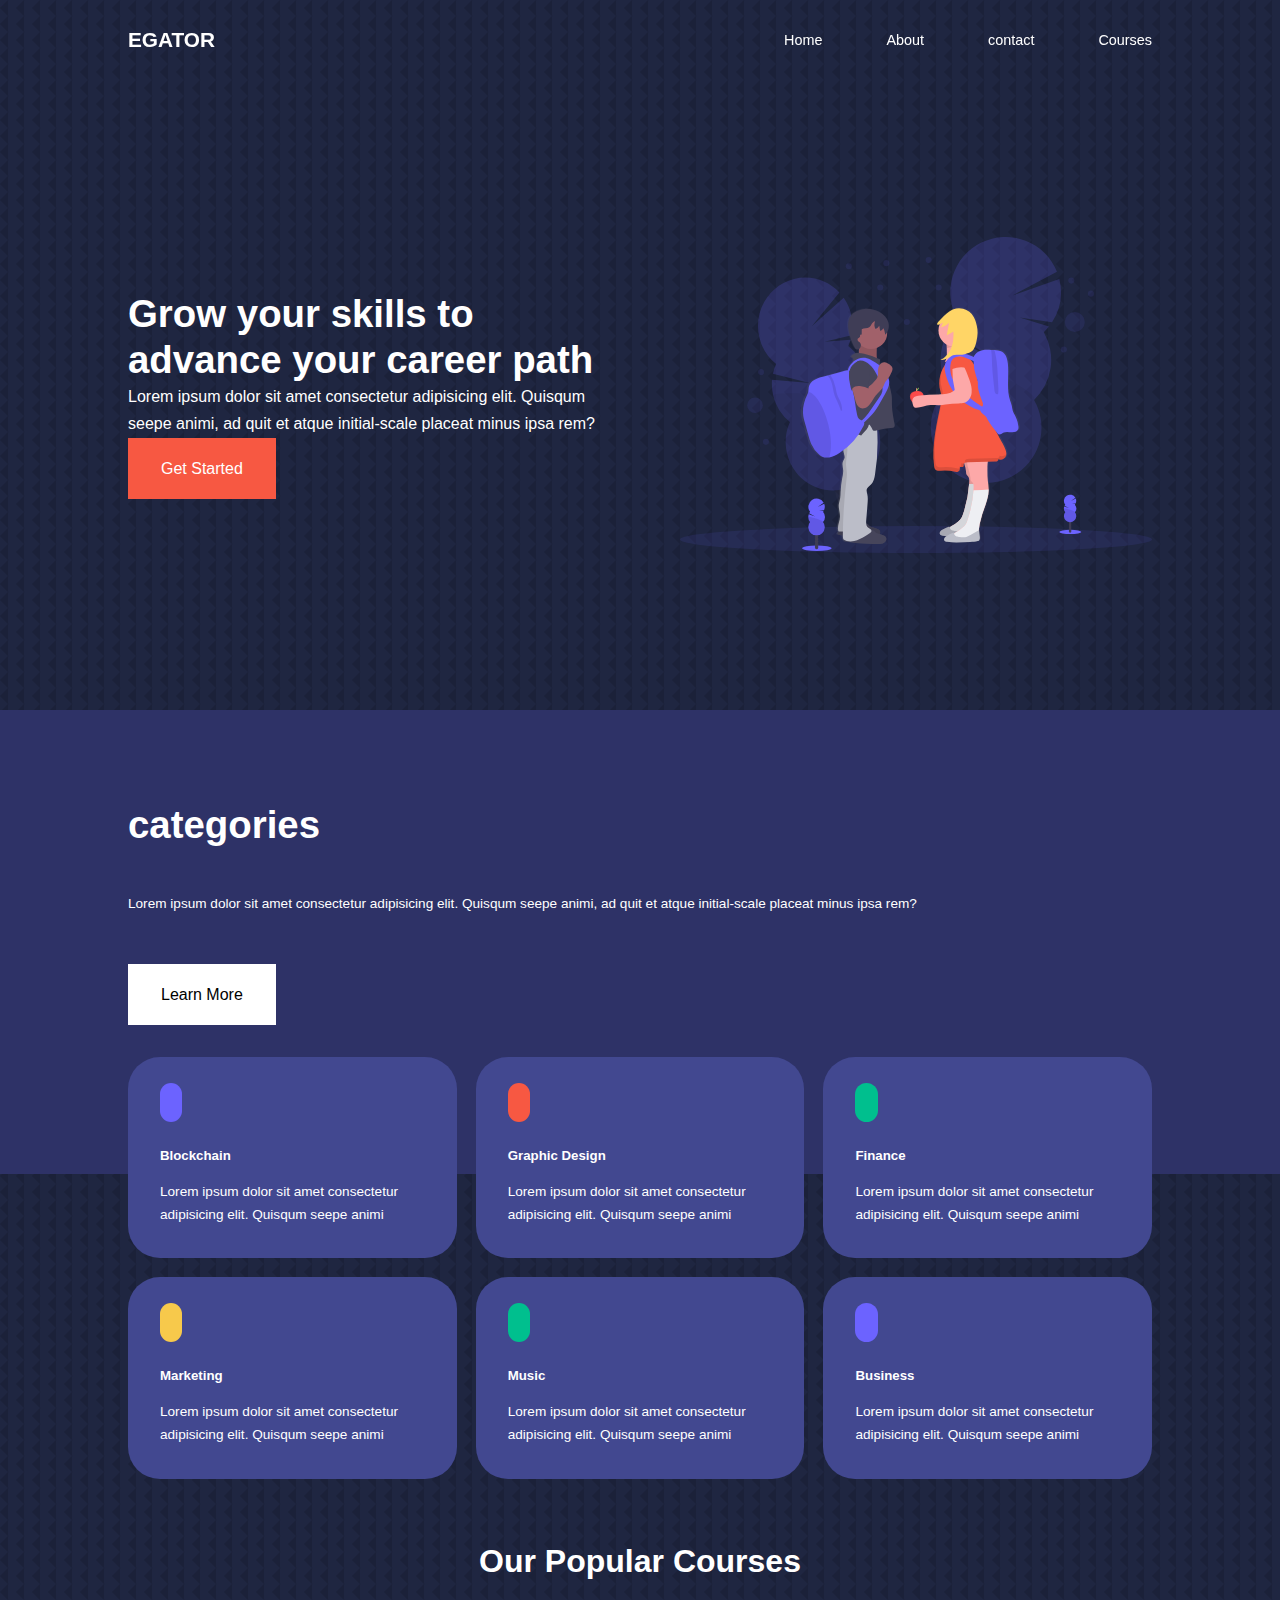
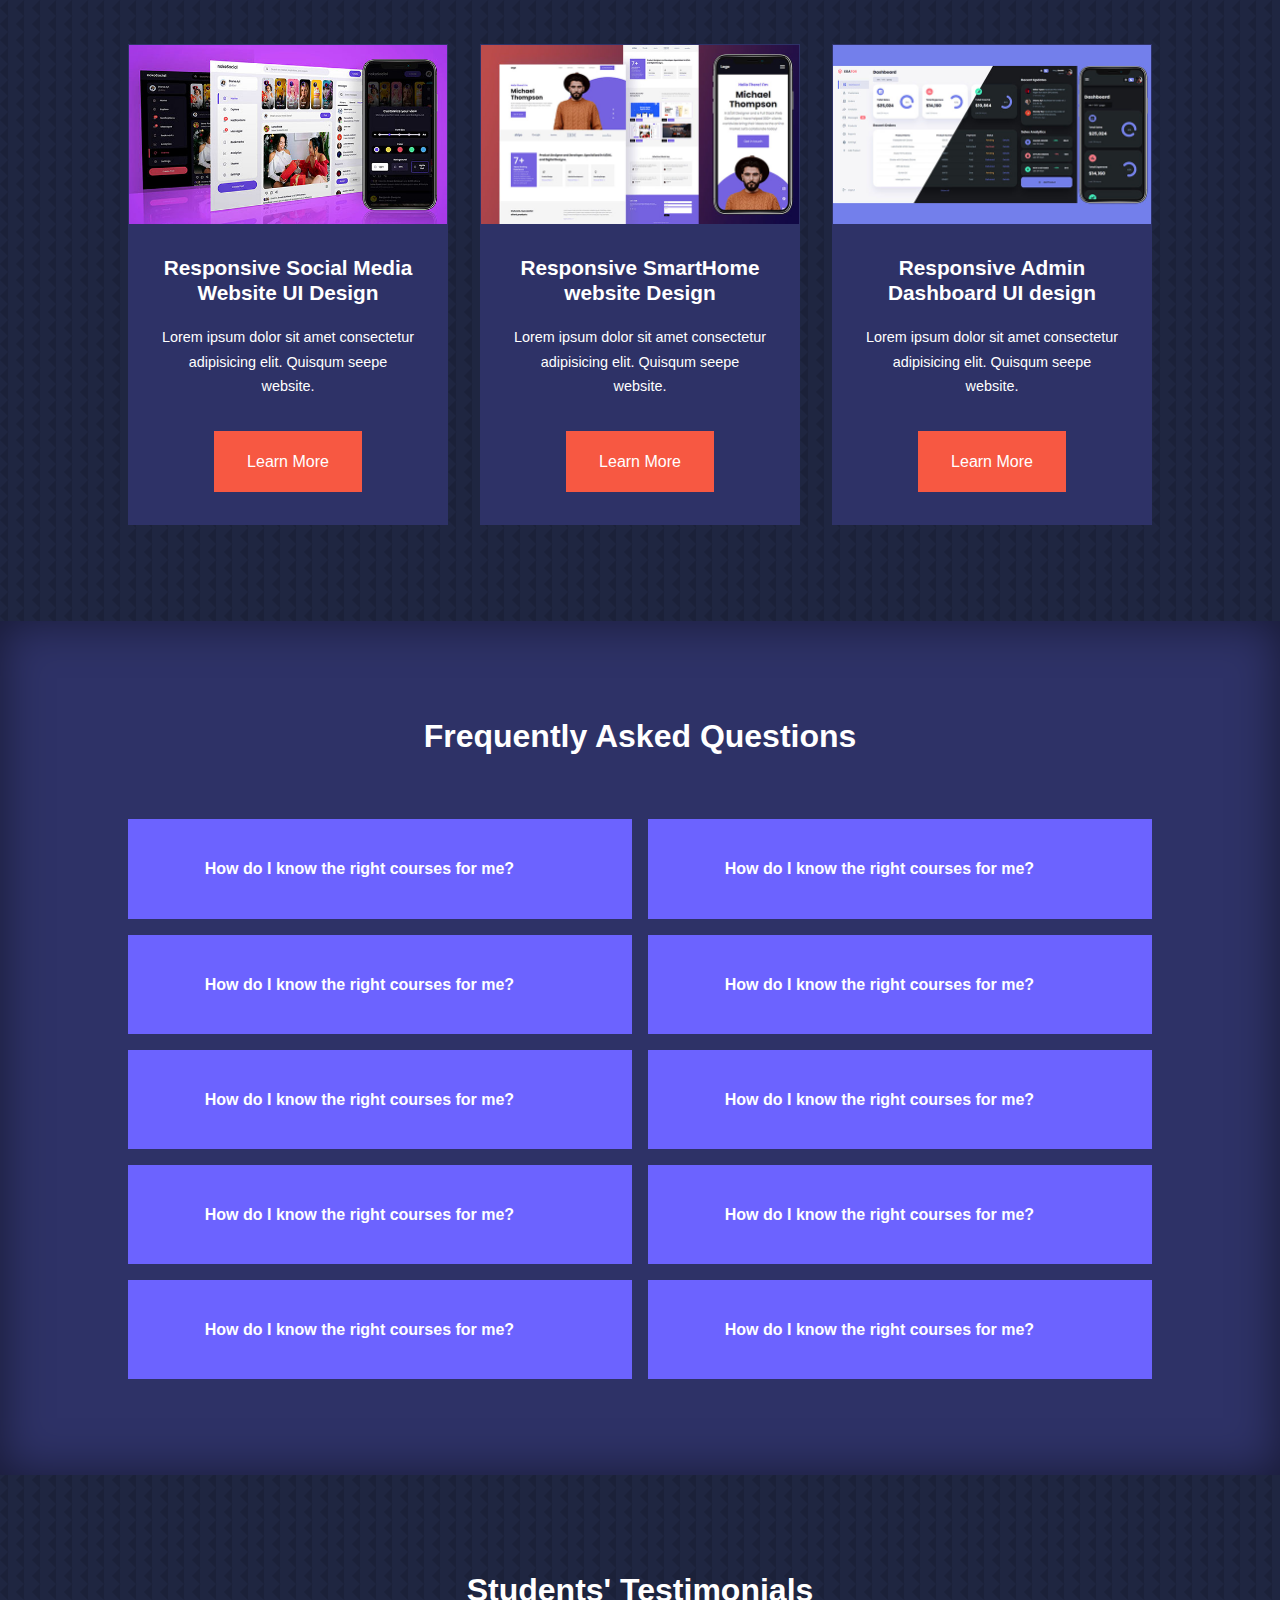
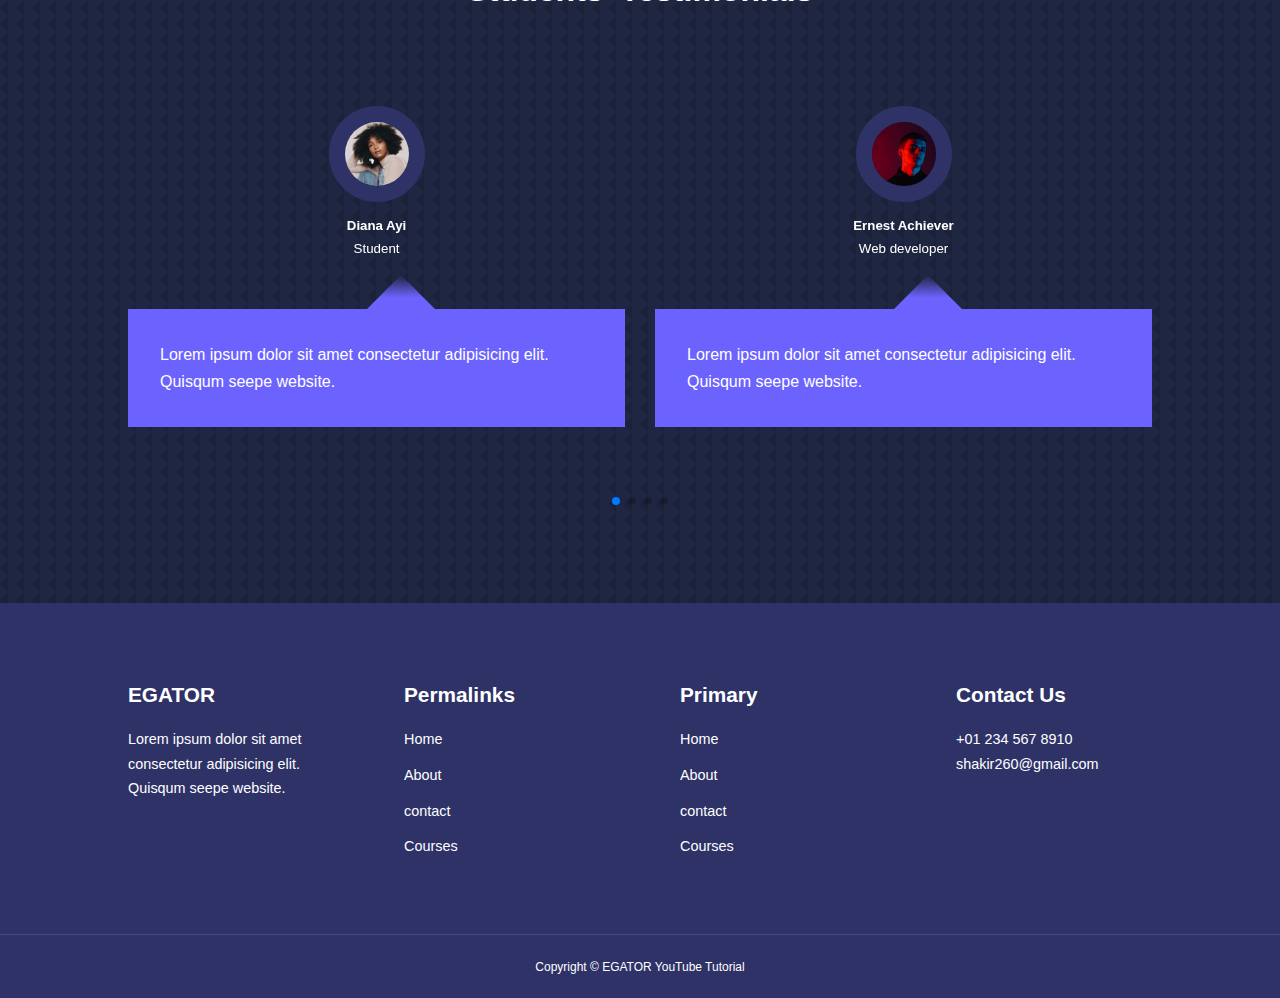
<file: index.html>
<!DOCTYPE html>
<html>
    <head>
        <meta charset="utf-8">
        <meta http-equiv="X-UA-Compatible" content="IE=edge">
        <meta name="viewport" content="width=device-width,initial-scale=1.0">
        <title>Responsive Multipage Eduaction website</title>
        <link
  rel="stylesheet"
  href="https://cdn.jsdelivr.net/npm/swiper@8/swiper-bundle.min.css">
    <link rel="stylesheet" href="css/style.css">
 <link rel="stylesheet" href="https://unicons.iconscout.com/release/v2.1.6/css/unicons.css">
<style>
    body{
        background-image: url("images/bg-texture.png");
    }
</style>    
</head>
    <body>
  <nav>
    <div class="container nav_container">
        <a href="index.html"><h4>EGATOR</h4></a>
        <ul class="nav_menu">
            <li><a href="index.html">Home</a></li>
            <li><a href="about.html">About</a></li>
            <li><a href="contact.html">contact</a></li>
            <li><a href="courses.html">Courses</a></li>
        </ul>
<button id="open-menu-btn"><i class="uil uil-bars"></i></button>
<button id="close-menu-btn"><i class="uil uil-multiply"></i></button>

    </div>
  </nav>


  <header>
    <div class="container header_container">
        <div class="header-left">
            <h1>Grow your skills to advance your career path</h1>
            <p>
                Lorem ipsum dolor sit amet consectetur adipisicing
                elit. Quisqum seepe animi, ad quit et atque initial-scale
                placeat minus ipsa rem?
            </p>
            <a href="courses.html" class="btn btn-primary">Get Started</a>
        </div>
        <div class="header_right">
            <div class="header_right-image">
                <img src="images/header.svg">
            </div>
        </div>
    </div>
  </header>


  <section class="categories">
    <div class="container categories_conatiner">
        <div class="categories_left">
            <h1>categories</h1>
            <p>
                Lorem ipsum dolor sit amet consectetur adipisicing
                elit. Quisqum seepe animi, ad quit et atque initial-scale
                placeat minus ipsa rem?
            </p>
            <a href="#" class="btn">Learn More</a>
        </div>
        <div class="categories_right">
            <article class="category">
                <span class="category_icon">
                    <i class="uil uil-bitcoin-circle"></i>
                </span>
                <h5>Blockchain</h5>
                <p>Lorem ipsum dolor sit amet consectetur adipisicing
                    elit. Quisqum seepe animi</p>
            </article>
            <article class="category">
                <span class="category_icon">
                    <i class="uil uil-palette"></i>
                </span>
                <h5>Graphic Design</h5>
                <p>Lorem ipsum dolor sit amet consectetur adipisicing
                    elit. Quisqum seepe animi</p>
            </article>
            <article class="category">
                <span class="category_icon">
                    <i class="uil uil-bitcoin"></i>
                </span>
                <h5>Finance</h5>
                <p>Lorem ipsum dolor sit amet consectetur adipisicing
                    elit. Quisqum seepe animi</p>
            </article>
            <article class="category">
                <span class="category_icon">
                    <i class="uil uil-megaphone"></i>
                </span>
                <h5>Marketing</h5>
                <p>Lorem ipsum dolor sit amet consectetur adipisicing
                    elit. Quisqum seepe animi</p>
            </article>
            <article class="category">
                <span class="category_icon">
                    <i class="uil uil-music"></i>
                </span>
                <h5>Music</h5>
                <p>Lorem ipsum dolor sit amet consectetur adipisicing
                    elit. Quisqum seepe animi</p>
            </article>
            <article class="category">
                <span class="category_icon">
                    <i class="uil uil-house-user"></i>
                </span>
                <h5>Business</h5>
                <p>Lorem ipsum dolor sit amet consectetur adipisicing
                    elit. Quisqum seepe animi</p>
            </article>

        </div>
    </div>
  </section>



<section class="courses">
    <h2>Our Popular Courses</h2>
    <div class="container courses_container">
<article class="course">
    <div class="course_image">
        <img src="images/course1.jpg">
    </div>
    <div class="course_info">
    <h4>Responsive Social Media Website UI Design</h4>
    <p>
        Lorem ipsum dolor sit amet consectetur adipisicing
        elit. Quisqum seepe website.
    </p>
    <a href="courses.html" class="btn btn-primary">Learn More</a>
</div>
</article>
<article class="course">
    <div class="course_image">
        <img src="images/course2.jpg">
    </div>
    <div class="course_info">
    <h4>Responsive SmartHome website Design</h4>
    <p>
        Lorem ipsum dolor sit amet consectetur adipisicing
        elit. Quisqum seepe website.
    </p>
    <a href="courses.html" class="btn btn-primary">Learn More</a>
</div>
</article>
<article class="course">
    <div class="course_image">
        <img src="images/course3.jpg">
    </div>
    <div class="course_info">
    <h4>Responsive Admin Dashboard UI design</h4>
    <p>
        Lorem ipsum dolor sit amet consectetur adipisicing
        elit. Quisqum seepe website.
    </p>
    <a href="courses.html" class="btn btn-primary">Learn More</a>
</div>
</article>
    </div>
</section>


<section class="faqs">
    <h2>Frequently Asked Questions</h2>
    <div class="container faqs_container">
        <article class="faq">
            <div class="faq_icon"><i class="uil uil-plus"></i> </div>
            <div class="question_answer"></div>
            <h4>How do I know the right courses for me?</h4>
            <p>
                Lorem ipsum dolor sit amet consectetur adipisicing
        elit. Quisqum seepe website.
            </p>
        </article>

        <article class="faq">
            <div class="faq_icon"><i class="uil uil-plus"></i> </div>
            <div class="question_answer"></div>
            <h4>How do I know the right courses for me?</h4>
            <p>
                Lorem ipsum dolor sit amet consectetur adipisicing
        elit. Quisqum seepe website.
            </p>
        </article>

        <article class="faq">
            <div class="faq_icon"><i class="uil uil-plus"></i> </div>
            <div class="question_answer"></div>
            <h4>How do I know the right courses for me?</h4>
            <p>
                Lorem ipsum dolor sit amet consectetur adipisicing
        elit. Quisqum seepe website.
            </p>
        </article>

        <article class="faq">
            <div class="faq_icon"><i class="uil uil-plus"></i> </div>
            <div class="question_answer"></div>
            <h4>How do I know the right courses for me?</h4>
            <p>
                Lorem ipsum dolor sit amet consectetur adipisicing
        elit. Quisqum seepe website.
            </p>
        </article>

        <article class="faq">
            <div class="faq_icon"><i class="uil uil-plus"></i> </div>
            <div class="question_answer"></div>
            <h4>How do I know the right courses for me?</h4>
            <p>
                Lorem ipsum dolor sit amet consectetur adipisicing
        elit. Quisqum seepe website.
            </p>
        </article>

        <article class="faq">
            <div class="faq_icon"><i class="uil uil-plus"></i> </div>
            <div class="question_answer"></div>
            <h4>How do I know the right courses for me?</h4>
            <p>
                Lorem ipsum dolor sit amet consectetur adipisicing
        elit. Quisqum seepe website.
            </p>
        </article>

        <article class="faq">
            <div class="faq_icon"><i class="uil uil-plus"></i> </div>
            <div class="question_answer"></div>
            <h4>How do I know the right courses for me?</h4>
            <p>
                Lorem ipsum dolor sit amet consectetur adipisicing
        elit. Quisqum seepe website.
            </p>
        </article>

        <article class="faq">
            <div class="faq_icon"><i class="uil uil-plus"></i> </div>
            <div class="question_answer"></div>
            <h4>How do I know the right courses for me?</h4>
            <p>
                Lorem ipsum dolor sit amet consectetur adipisicing
        elit. Quisqum seepe website.
            </p>
        </article>

        <article class="faq">
            <div class="faq_icon"><i class="uil uil-plus"></i> </div>
            <div class="question_answer"></div>
            <h4>How do I know the right courses for me?</h4>
            <p>
                Lorem ipsum dolor sit amet consectetur adipisicing
        elit. Quisqum seepe website.
            </p>
        </article>

        <article class="faq">
            <div class="faq_icon"><i class="uil uil-plus"></i> </div>
            <div class="question_answer"></div>
            <h4>How do I know the right courses for me?</h4>
            <p>
                Lorem ipsum dolor sit amet consectetur adipisicing
        elit. Quisqum seepe website.
            </p>
        </article>
    </div>
</section>


<section class="container testimonials_container mySwiper">
    <h2>Students' Testimonials</h2>
    <div class="swiper-wrapper">
        <article class="testimonial swiper-slide">
            <div class="avatar">
                <img src="images/avatar1.jpg">
            </div>
            <div class="testimonial_info">
                <h5>Diana Ayi</h5>
                <small>Student</small>
            </div>
            <div class="testimonial_body">
    
                    <p>
                        Lorem ipsum dolor sit amet consectetur adipisicing
                elit. Quisqum seepe website.
                    </p>
            </div>
        </article>
        <article class="testimonial swiper-slide">
            <div class="avatar">
                <img src="images/avatar2.jpg">
            </div>
            <div class="testimonial_info">
                <h5>Ernest Achiever</h5>
                <small>Web developer</small>
            </div>
            <div class="testimonial_body">
    
                    <p>
                        Lorem ipsum dolor sit amet consectetur adipisicing
                elit. Quisqum seepe website.
                    </p>
            </div>
        </article>
        <article class="testimonial swiper-slide">
            <div class="avatar">
                <img src="images/avatar3.jpg">
            </div>
            <div class="testimonial_info">
                <h5>Edem Quist</h5>
                <small>Student</small>
            </div>
            <div class="testimonial_body">
    
                    <p>
                        Lorem ipsum dolor sit amet consectetur adipisicing
                elit. Quisqum seepe website.
                    </p>
            </div>
        </article>
        <article class="testimonial swiper-slide">
            <div class="avatar">
                <img src="images/avatar4.jpg">
            </div>
            <div class="testimonial_info">
                <h5>Hajia bintu</h5>
                <small>Student</small>
            </div>
            <div class="testimonial_body">
    
                    <p>
                        Lorem ipsum dolor sit amet consectetur adipisicing
                elit. Quisqum seepe website.
                    </p>
            </div>
        </article>
        <article class="testimonial swiper-slide">
            <div class="avatar">
                <img src="images/avatar5.jpg">
            </div>
            <div class="testimonial_info">
                <h5>James Doe</h5>
                <small>Student</small>
            </div>
            <div class="testimonial_body">
    
                    <p>
                        Lorem ipsum dolor sit amet consectetur adipisicing
                elit. Quisqum seepe website.
                    </p>
            </div>
        </article>
        
    </div>
    <div class="swiper-pagination"></div>
</section>




<footer class="footer">
    <div class="container footer_container">
        <div class="footer_1">
           <a href="index.html" class="footer_logo"><h4>EGATOR</h4></a>
           <p>
            Lorem ipsum dolor sit amet consectetur adipisicing
                elit. Quisqum seepe website.
           </p>
        </div>

        <div class="footer_2">
            <h4>Permalinks</h4>
            <ul class="permalinks">
                <li><a href="index.html">Home</a></li>
                <li><a href="about.html">About</a></li>
                <li><a href="contact.html">contact</a></li>
                <li><a href="courses.html">Courses</a></li>
            </ul>
            
        </div>

        <div class="footer_3">
            <h4>Primary</h4>
            <ul class="permalinks">
                <li><a href="index.html">Home</a></li>
                <li><a href="about.html">About</a></li>
                <li><a href="contact.html">contact</a></li>
                <li><a href="courses.html">Courses</a></li>
            </ul>
            
        </div>

        <div class="footer_4">
            <h4>Contact Us</h4>
            <div>
                <p>+01 234 567 8910</p>
                <p>shakir260@gmail.com</p>
            </div>
            <ul class="footer_socials">
                <li>
                    <a href="#"><i class="uil uil-facebook"></i></a>
                </li>
                <li>
                    <a href="#"><i class="uil uil-instagram-alt"></i></a>
                </li>
                <li>
                    <a href="#"><i class="uil uil-twitter"></i></a>
                </li>
                <li>
                    <a href="#"><i class="uil uil-linkedin-alt"></i></a>
                </li>
            </ul>
        </div> 
    </div>
    <div class="footer_copyright">
        <small>Copyright &copy; EGATOR YouTube Tutorial</small>
    </div>
</footer>



<script src="https://cdn.jsdelivr.net/npm/swiper@8/swiper-bundle.min.js"></script>
  <script src="main.js"></script>
  <script>
    var swiper = new Swiper(".mySwiper", {
      slidesPerView: 1,
      spaceBetween: 30,
      pagination: {
        el: ".swiper-pagination",
        clickable: true,
      },
      breakpoints:{
        600:{
            slidesPerView: 2,
        }
      }
    });
  </script>
  
    </body>
</html>
</file>
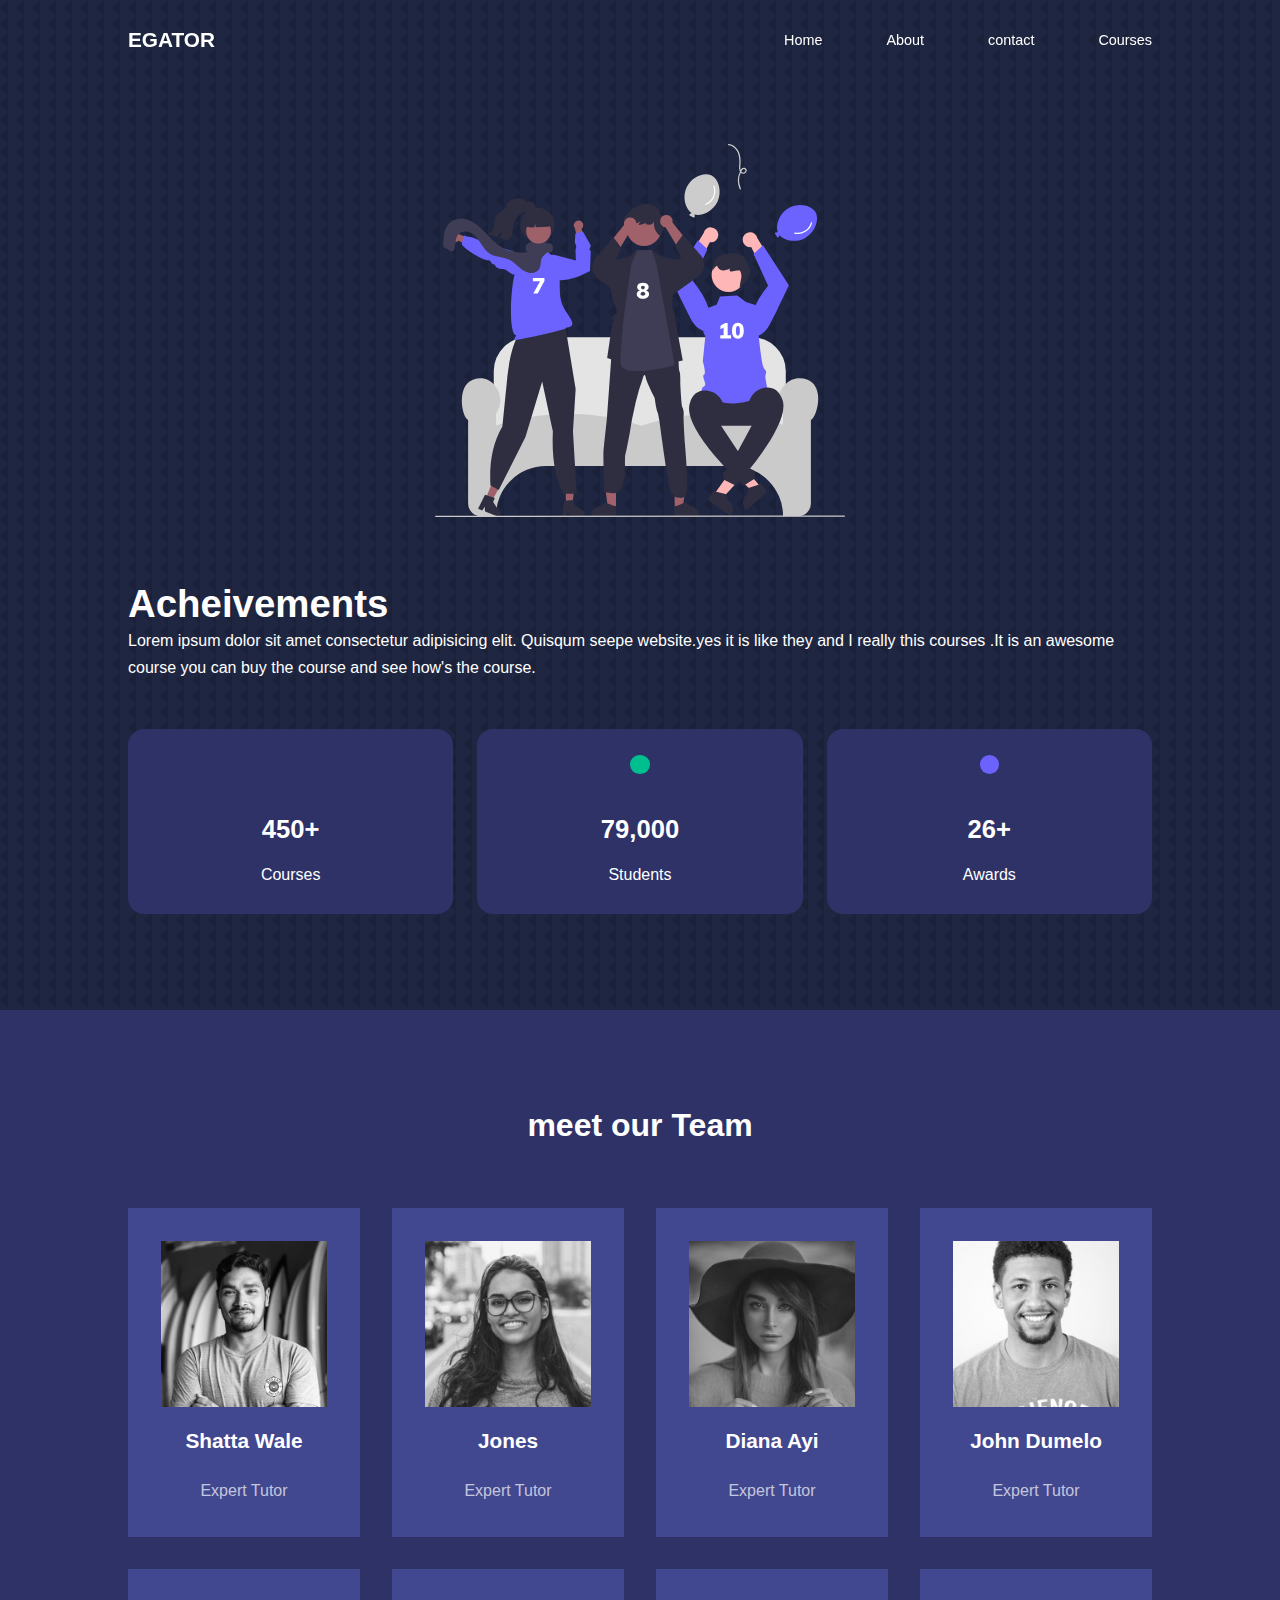
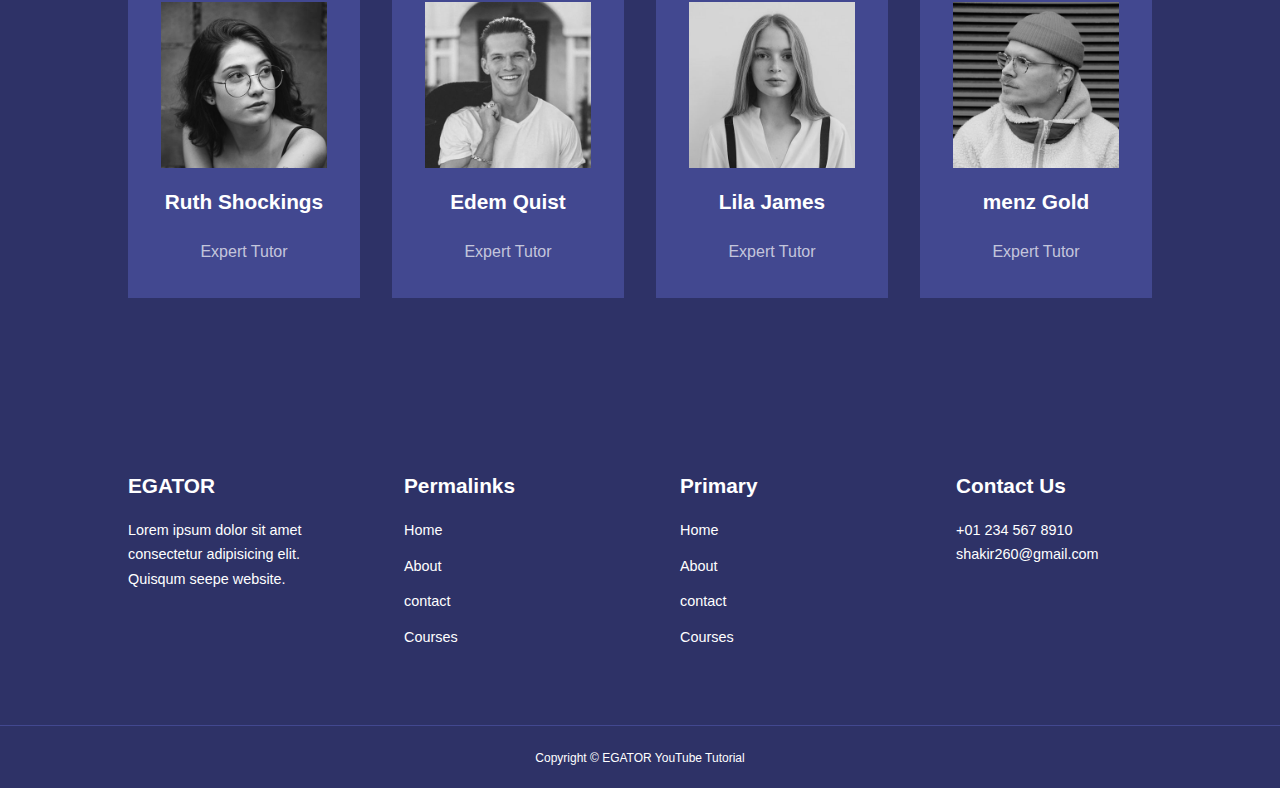
<file: about.html>
<!DOCTYPE html>
<html>
    <head>
        <meta charset="utf-8">
        <meta http-equiv="X-UA-Compatible" content="IE=edge">
        <meta name="viewport" content="width=device-width,initial-scale=1.0">
        <title>Responsive Multipage Eduaction website</title>
        
    <link rel="stylesheet" href="css/style.css">
    <link rel="stylesheet" href="css/about.css">
 <link rel="stylesheet" href="https://unicons.iconscout.com/release/v2.1.6/css/unicons.css">
 <style>
    body{
        background-image: url("images/bg-texture.png");
    }
</style>    
</head>
    <body>
  <nav>
    <div class="container nav_container">
        <a href="index.html"><h4>EGATOR</h4></a>
        <ul class="nav_menu">
            <li><a href="index.html">Home</a></li>
            <li><a href="about.html">About</a></li>
            <li><a href="contact.html">contact</a></li>
            <li><a href="courses.html">Courses</a></li>
        </ul>
<button id="open-menu-btn"><i class="uil uil-bars"></i></button>
<button id="close-menu-btn"><i class="uil uil-multiply"></i></button>

    </div>
  </nav>

<section class="about_acheivements">
   <div class="container about_acheivements-container">
<div class="about_acheivements-left">
    <img src="images/about achievements.svg">
</div>
<div class="about_acheivements-right"></div>
<h1>Acheivements</h1>
<p>
    Lorem ipsum dolor sit amet consectetur adipisicing
        elit. Quisqum seepe website.yes it is like they and I really this courses 
        .It is an awesome course you can buy the course and see how's the course.
</p>
<div class="acheivements_cards">
    <article class="acheivement_card">
        <span class="acheivement_icon">
            <i class="uil uil-video">
            </i>
        </span>
        <h3>450+</h3>
        <p>Courses</p>
    </article>

    <article class="acheivement_card">
        <span class="acheivement_icon">
            <i class="uil uil-users-alt">
            </i>
        </span>
        <h3>79,000</h3>
        <p>Students</p>
    </article>

    <article class="acheivement_card">
        <span class="acheivement_icon">
            <i class="uil uil-trophy">
            </i>
        </span>
        <h3>26+</h3>
        <p>Awards</p>
    </article>

</div>
   </div> 
</section>


<section class="team">
    <h2>meet our Team</h2>
    <div class="container team_container">
        <article class="team_member">
            <div class="team_member-image">
                <img src="images/tm1.jpg">
            </div>
            <div class="team_member-info">
                <h4>Shatta Wale</h4>
                <p>Expert Tutor</p>
            </div>
            <div class="team_member-social">
                <a href="https://instagram.com" target="_blank"><i class="uil uil-instagram"></i></a>
                <a href="https://twitter.com" target="_blank"><i class="uil uil-twitter-alt"></i></a>
                <a href="https://linkedin.com" target="_blank"><i class="uil uil-linkedin-alt"></i></a>
            </div>
        </article>
        <article class="team_member">
            <div class="team_member-image">
                <img src="images/tm2.jpg">
            </div>
            <div class="team_member-info">
                <h4>Jones</h4>
                <p>Expert Tutor</p>
            </div>
            <div class="team_member-social">
                <a href="https://instagram.com" target="_blank"><i class="uil uil-instagram"></i></a>
                <a href="https://twitter.com" target="_blank"><i class="uil uil-twitter-alt"></i></a>
                <a href="https://linkedin.com" target="_blank"><i class="uil uil-linkedin-alt"></i></a>
            </div>
        </article>
        <article class="team_member">
            <div class="team_member-image">
                <img src="images/tm3.jpg">
            </div>
            <div class="team_member-info">
                <h4>Diana Ayi</h4>
                <p>Expert Tutor</p>
            </div>
            <div class="team_member-social">
                <a href="https://instagram.com" target="_blank"><i class="uil uil-instagram"></i></a>
                <a href="https://twitter.com" target="_blank"><i class="uil uil-twitter-alt"></i></a>
                <a href="https://linkedin.com" target="_blank"><i class="uil uil-linkedin-alt"></i></a>
            </div>
        </article>
        <article class="team_member">
            <div class="team_member-image">
                <img src="images/tm4.jpg">
            </div>
            <div class="team_member-info">
                <h4>John Dumelo</h4>
                <p>Expert Tutor</p>
            </div>
            <div class="team_member-social">
                <a href="https://instagram.com" target="_blank"><i class="uil uil-instagram"></i></a>
                <a href="https://twitter.com" target="_blank"><i class="uil uil-twitter-alt"></i></a>
                <a href="https://linkedin.com" target="_blank"><i class="uil uil-linkedin-alt"></i></a>
            </div>
        </article>
        <article class="team_member">
            <div class="team_member-image">
                <img src="images/tm5.jpg">
            </div>
            <div class="team_member-info">
                <h4>Ruth Shockings</h4>
                <p>Expert Tutor</p>
            </div>
            <div class="team_member-social">
                <a href="https://instagram.com" target="_blank"><i class="uil uil-instagram"></i></a>
                <a href="https://twitter.com" target="_blank"><i class="uil uil-twitter-alt"></i></a>
                <a href="https://linkedin.com" target="_blank"><i class="uil uil-linkedin-alt"></i></a>
            </div>
        </article>
        <article class="team_member">
            <div class="team_member-image">
                <img src="images/tm6.jpg">
            </div>
            <div class="team_member-info">
                <h4>Edem Quist</h4>
                <p>Expert Tutor</p>
            </div>
            <div class="team_member-social">
                <a href="https://instagram.com" target="_blank"><i class="uil uil-instagram"></i></a>
                <a href="https://twitter.com" target="_blank"><i class="uil uil-twitter-alt"></i></a>
                <a href="https://linkedin.com" target="_blank"><i class="uil uil-linkedin-alt"></i></a>
            </div>
        </article>
        <article class="team_member">
            <div class="team_member-image">
                <img src="images/tm7.jpg">
            </div>
            <div class="team_member-info">
                <h4>Lila James</h4>
                <p>Expert Tutor</p>
            </div>
            <div class="team_member-social">
                <a href="https://instagram.com" target="_blank"><i class="uil uil-instagram"></i></a>
                <a href="https://twitter.com" target="_blank"><i class="uil uil-twitter-alt"></i></a>
                <a href="https://linkedin.com" target="_blank"><i class="uil uil-linkedin-alt"></i></a>
            </div>
        </article>
        <article class="team_member">
            <div class="team_member-image">
                <img src="images/tm8.jpg">
            </div>
            <div class="team_member-info">
                <h4>menz Gold</h4>
                <p>Expert Tutor</p>
            </div>
            <div class="team_member-social">
                <a href="https://instagram.com" target="_blank"><i class="uil uil-instagram"></i></a>
                <a href="https://twitter.com" target="_blank"><i class="uil uil-twitter-alt"></i></a>
                <a href="https://linkedin.com" target="_blank"><i class="uil uil-linkedin-alt"></i></a>
            </div>
        </article>
    </div>
</section>



  <footer class="footer">
    <div class="container footer_container">
        <div class="footer_1">
           <a href="index.html" class="footer_logo"><h4>EGATOR</h4></a>
           <p>
            Lorem ipsum dolor sit amet consectetur adipisicing
                elit. Quisqum seepe website.
           </p>
        </div>

        <div class="footer_2">
            <h4>Permalinks</h4>
            <ul class="permalinks">
                <li><a href="index.html">Home</a></li>
                <li><a href="about.html">About</a></li>
                <li><a href="contact.html">contact</a></li>
                <li><a href="courses.html">Courses</a></li>
            </ul>
            
        </div>

        <div class="footer_3">
            <h4>Primary</h4>
            <ul class="permalinks">
                <li><a href="index.html">Home</a></li>
                <li><a href="about.html">About</a></li>
                <li><a href="contact.html">contact</a></li>
                <li><a href="courses.html">Courses</a></li>
            </ul>
            
        </div>

        <div class="footer_4">
            <h4>Contact Us</h4>
            <div>
                <p>+01 234 567 8910</p>
                <p>shakir260@gmail.com</p>
            </div>
            <ul class="footer_socials">
                <li>
                    <a href="#"><i class="uil uil-facebook"></i></a>
                </li>
                <li>
                    <a href="#"><i class="uil uil-instagram-alt"></i></a>
                </li>
                <li>
                    <a href="#"><i class="uil uil-twitter"></i></a>
                </li>
                <li>
                    <a href="#"><i class="uil uil-linkedin-alt"></i></a>
                </li>
            </ul>
        </div> 
    </div>
    <div class="footer_copyright">
        <small>Copyright &copy; EGATOR YouTube Tutorial</small>
    </div>
</footer>




  <script src="main.js"></script>
  
  
    </body>
</html>
</file>
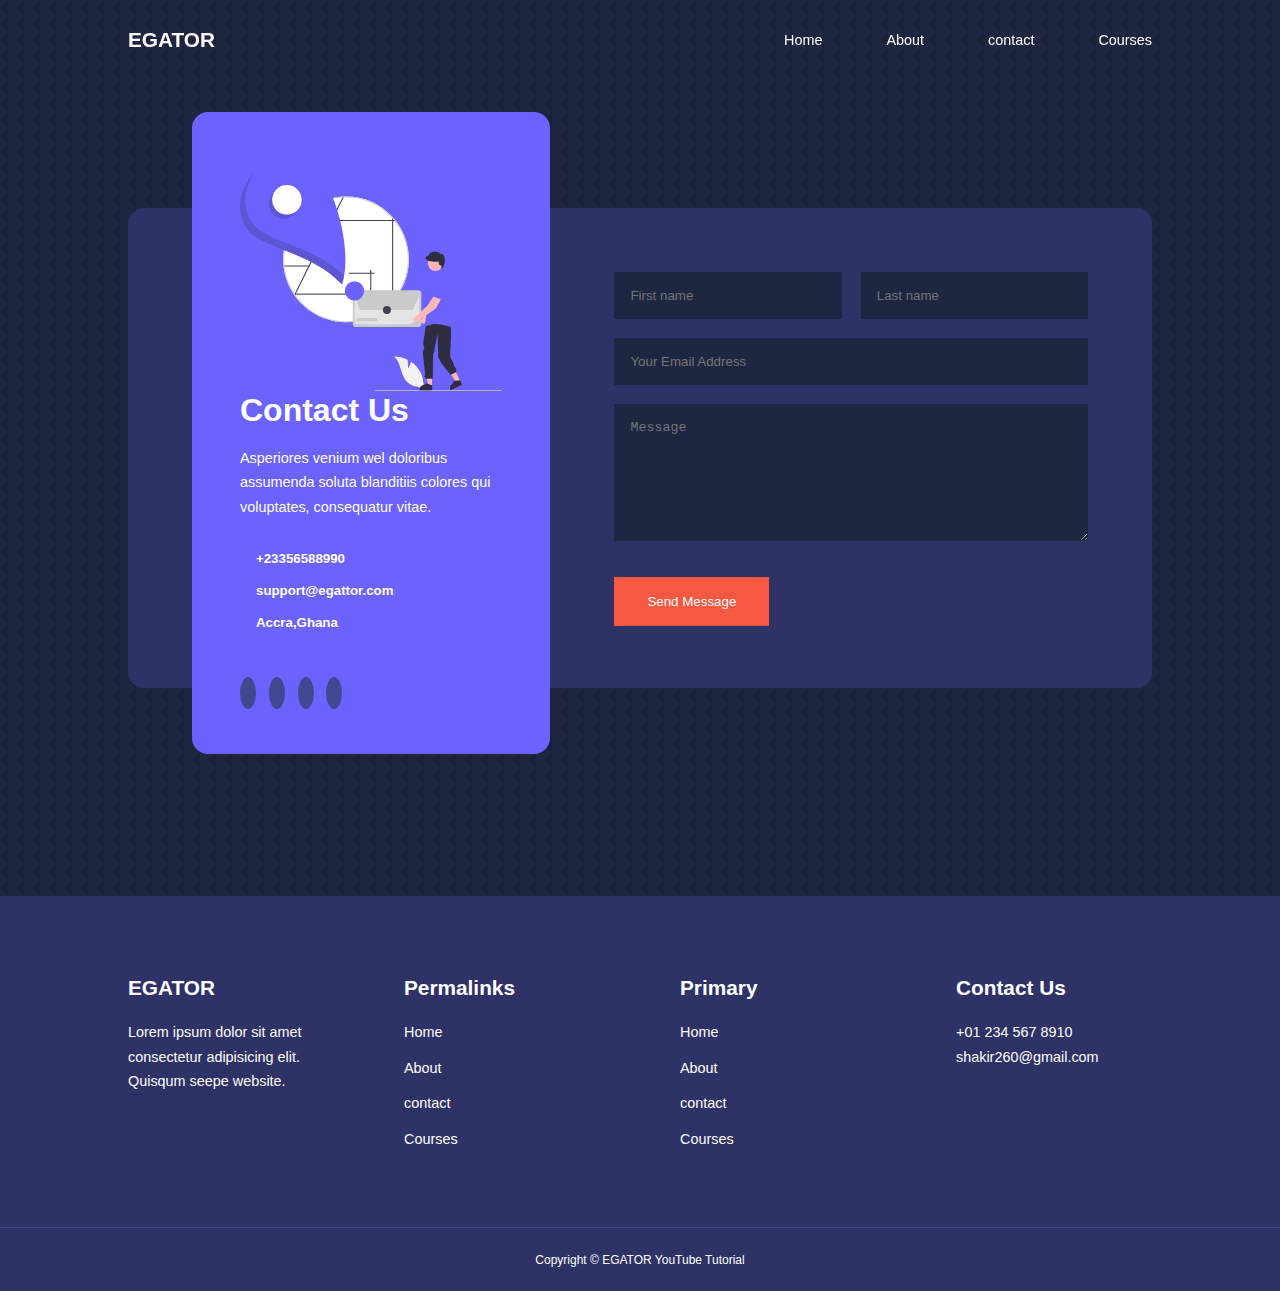
<file: contact.html>
<!DOCTYPE html>
<html>

<head>
    <meta charset="utf-8">
    <meta http-equiv="X-UA-Compatible" content="IE=edge">
    <meta name="viewport" content="width=device-width,initial-scale=1.0">
    <title>Responsive Multipage Eduaction website</title>

    <link rel="stylesheet" href="css/style.css">
    <link rel="stylesheet" href="css/contact.css">
    <link rel="stylesheet" href="https://unicons.iconscout.com/release/v2.1.6/css/unicons.css">
    <style>
        body {
            background-image: url("images/bg-texture.png");
        }
    </style>
</head>

<body>
    <nav>
        <div class="container nav_container">
            <a href="index.html">
                <h4>EGATOR</h4>
            </a>
            <ul class="nav_menu">
                <li><a href="index.html">Home</a></li>
                <li><a href="about.html">About</a></li>
                <li><a href="contact.html">contact</a></li>
                <li><a href="courses.html">Courses</a></li>
            </ul>
            <button id="open-menu-btn"><i class="uil uil-bars"></i></button>
            <button id="close-menu-btn"><i class="uil uil-multiply"></i></button>

        </div>
    </nav>




    <section class="contact">
        <div class="container contact_container">
            <aside class="contact_aside">
                <div class="aside-image">
                    <img src="images/contact.svg">
                </div>
                <h2>Contact Us</h2>
                <p>
                    Asperiores venium wel doloribus assumenda soluta
                    blanditiis colores qui voluptates, consequatur vitae.
                </p>
                <ul class="contact_details">
                    <li>
                        <i class="uil uil-phone-times"></i>
                        <h5>+23356588990</h5>
                    </li>
                    <li>
                        <i class="uil uil-envelope"></i>
                        <h5>support@egattor.com</h5>
                    </li>
                    <li>
                        <i class="uil uil-location-point"></i>
                        <h5>Accra,Ghana</h5>
                    </li>
                </ul>
                <ul class="contact_socials">
                    <li><a href="https://facebook.com"><i class="uil uil-facebook-f"></i></a></li>
                    <li><a href="https://instagram.com"><i class="uil uil-instagram"></i></a></li>
                    <li><a href="https://ftwitter.com"><i class="uil uil-twitter"></i></a></li>
                    <li><a href="https://linkedin.com"><i class="uil uil-linkedin-alt"></i></a></li>
                </ul>
            </aside>
            <!-- action="https://formspree.io/f/xeqnevgj" -->

            <form method="post" class="contact_form" name="contact" data-netlify="true">
                <div class="form_name">

                    <input type="text" name="First Name" placeholder="First name" required>
                    <input type="text" name="Last Name" placeholder="Last name" required>

                </div>
                <input type="email" name="Email Address" placeholder="Your Email Address" required>
                <textarea name="Message" rows="7" placeholder="Message" required></textarea>
                <button type="submit" class="btn btn-primary">Send Message</button>
            </form>
        </div>
    </section>



    <footer class="footer">
        <div class="container footer_container">
            <div class="footer_1">
                <a href="index.html" class="footer_logo">
                    <h4>EGATOR</h4>
                </a>
                <p>
                    Lorem ipsum dolor sit amet consectetur adipisicing
                    elit. Quisqum seepe website.
                </p>
            </div>

            <div class="footer_2">
                <h4>Permalinks</h4>
                <ul class="permalinks">
                    <li><a href="index.html">Home</a></li>
                    <li><a href="about.html">About</a></li>
                    <li><a href="contact.html">contact</a></li>
                    <li><a href="courses.html">Courses</a></li>
                </ul>

            </div>

            <div class="footer_3">
                <h4>Primary</h4>
                <ul class="permalinks">
                    <li><a href="index.html">Home</a></li>
                    <li><a href="about.html">About</a></li>
                    <li><a href="contact.html">contact</a></li>
                    <li><a href="courses.html">Courses</a></li>
                </ul>

            </div>

            <div class="footer_4">
                <h4>Contact Us</h4>
                <div>
                    <p>+01 234 567 8910</p>
                    <p>shakir260@gmail.com</p>
                </div>
                <ul class="footer_socials">
                    <li>
                        <a href="#"><i class="uil uil-facebook"></i></a>
                    </li>
                    <li>
                        <a href="#"><i class="uil uil-instagram-alt"></i></a>
                    </li>
                    <li>
                        <a href="#"><i class="uil uil-twitter"></i></a>
                    </li>
                    <li>
                        <a href="#"><i class="uil uil-linkedin-alt"></i></a>
                    </li>
                </ul>
            </div>
        </div>
        <div class="footer_copyright">
            <small>Copyright &copy; EGATOR YouTube Tutorial</small>
        </div>
    </footer>




    <script src="main.js"></script>


</body>

</html>
</file>
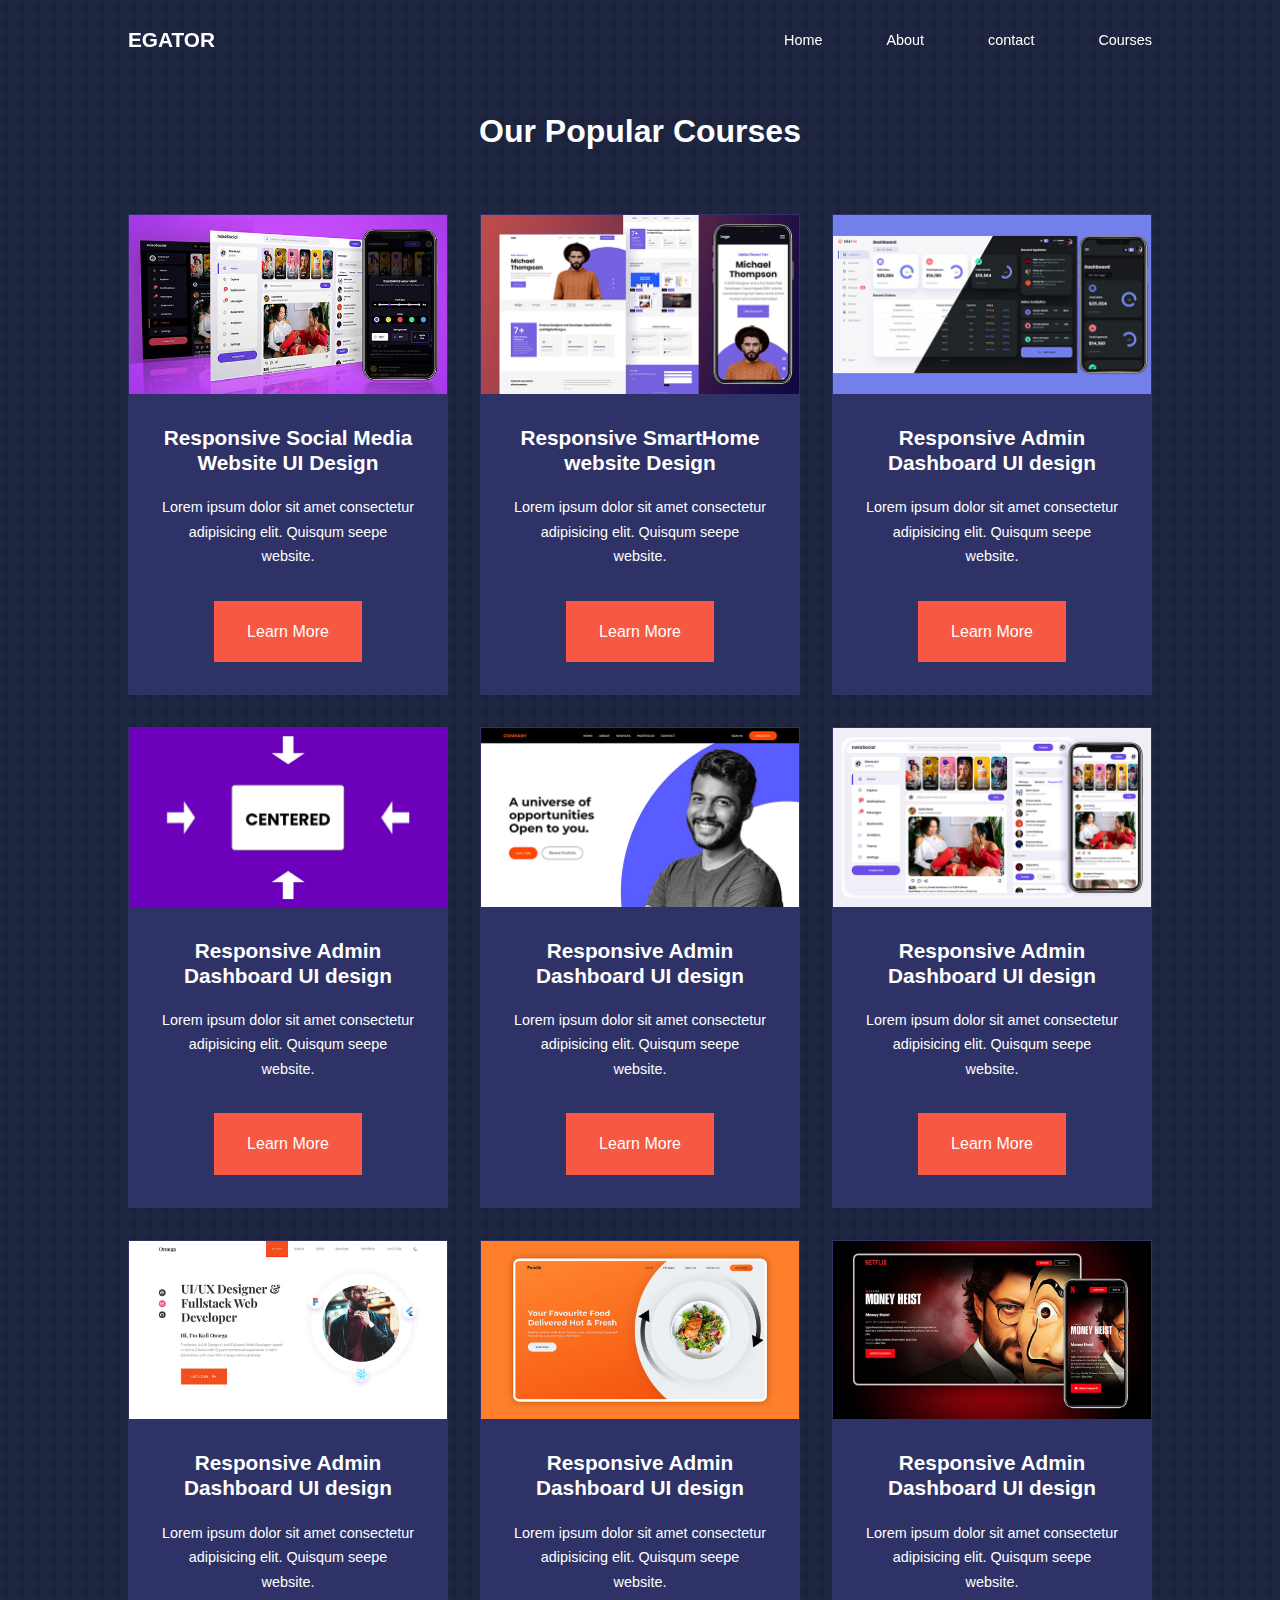
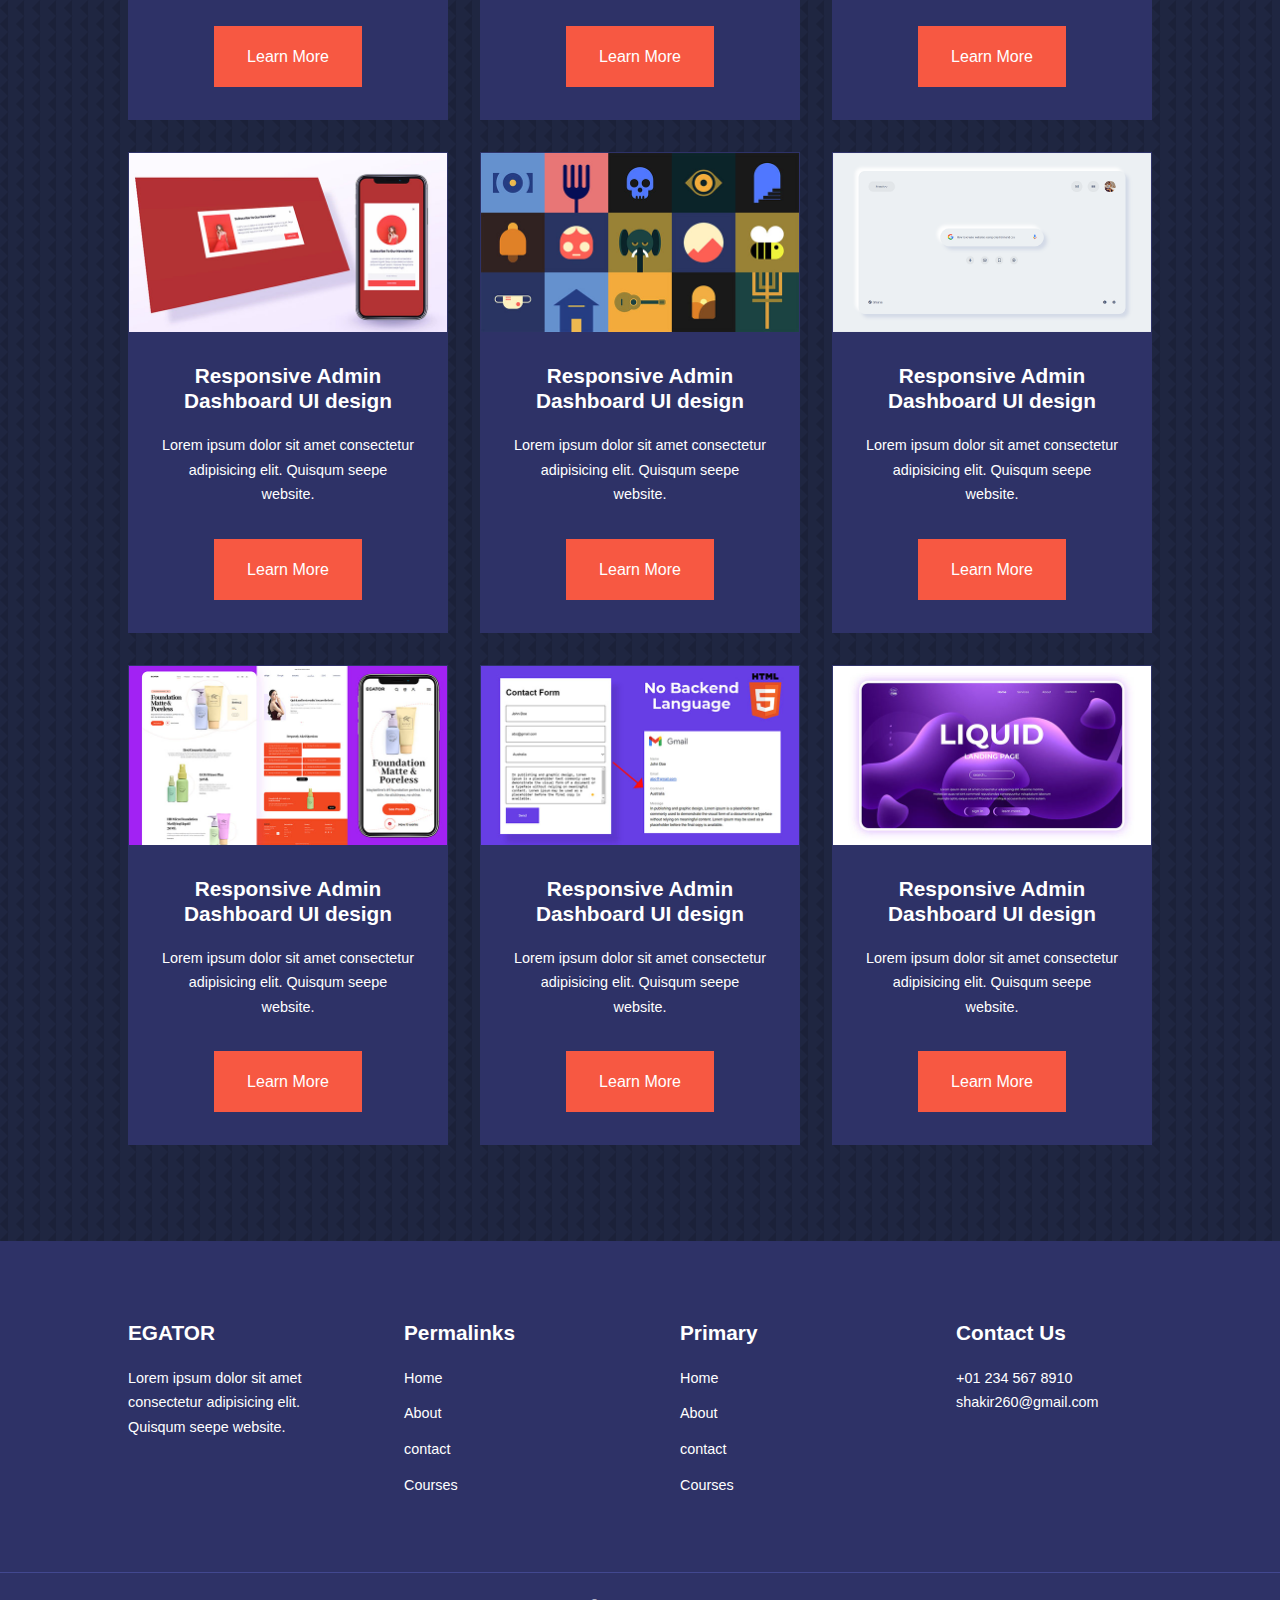
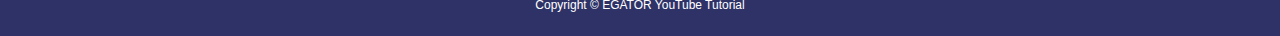
<file: courses.html>
<!DOCTYPE html>
<html>
    <head>
        <meta charset="utf-8">
        <meta http-equiv="X-UA-Compatible" content="IE=edge">
        <meta name="viewport" content="width=device-width,initial-scale=1.0">
        <title>Responsive Multipage Eduaction website</title>
        
    <link rel="stylesheet" href="css/style.css">
    <style>
        body{
            background-image: url("images/bg-texture.png");
        }
       .courses{
        margin-top: 1rem;
       } 
    </style>
 <link rel="stylesheet" href="https://unicons.iconscout.com/release/v2.1.6/css/unicons.css">
    </head>
    <body>
  <nav>
    <div class="container nav_container">
        <a href="index.html"><h4>EGATOR</h4></a>
        <ul class="nav_menu">
            <li><a href="index.html">Home</a></li>
            <li><a href="about.html">About</a></li>
            <li><a href="contact.html">contact</a></li>
            <li><a href="courses.html">Courses</a></li>
        </ul>
<button id="open-menu-btn"><i class="uil uil-bars"></i></button>
<button id="close-menu-btn"><i class="uil uil-multiply"></i></button>

    </div>
  </nav>

  <section class="courses">
    <h2 >Our Popular Courses</h2>
    <div class="container courses_container">
<article class="course">
    <div class="course_image">
        <img src="images/course1.jpg">
    </div>
    <div class="course_info">
    <h4>Responsive Social Media Website UI Design</h4>
    <p>
        Lorem ipsum dolor sit amet consectetur adipisicing
        elit. Quisqum seepe website.
    </p>
    <a href="courses.html" class="btn btn-primary">Learn More</a>
</div>
</article>
<article class="course">
    <div class="course_image">
        <img src="images/course2.jpg">
    </div>
    <div class="course_info">
    <h4>Responsive SmartHome website Design</h4>
    <p>
        Lorem ipsum dolor sit amet consectetur adipisicing
        elit. Quisqum seepe website.
    </p>
    <a href="courses.html" class="btn btn-primary">Learn More</a>
</div>
</article>
<article class="course">
    <div class="course_image">
        <img src="images/course3.jpg">
    </div>
    <div class="course_info">
    <h4>Responsive Admin Dashboard UI design</h4>
    <p>
        Lorem ipsum dolor sit amet consectetur adipisicing
        elit. Quisqum seepe website.
    </p>
    <a href="courses.html" class="btn btn-primary">Learn More</a>
</div>
</article>
<article class="course">
    <div class="course_image">
        <img src="images/course4.jpg">
    </div>
    <div class="course_info">
    <h4>Responsive Admin Dashboard UI design</h4>
    <p>
        Lorem ipsum dolor sit amet consectetur adipisicing
        elit. Quisqum seepe website.
    </p>
    <a href="courses.html" class="btn btn-primary">Learn More</a>
</div>
</article>
<article class="course">
    <div class="course_image">
        <img src="images/course5.jpg">
    </div>
    <div class="course_info">
    <h4>Responsive Admin Dashboard UI design</h4>
    <p>
        Lorem ipsum dolor sit amet consectetur adipisicing
        elit. Quisqum seepe website.
    </p>
    <a href="courses.html" class="btn btn-primary">Learn More</a>
</div>
</article>
<article class="course">
    <div class="course_image">
        <img src="images/course6.jpg">
    </div>
    <div class="course_info">
    <h4>Responsive Admin Dashboard UI design</h4>
    <p>
        Lorem ipsum dolor sit amet consectetur adipisicing
        elit. Quisqum seepe website.
    </p>
    <a href="courses.html" class="btn btn-primary">Learn More</a>
</div>
</article><article class="course">
    <div class="course_image">
        <img src="images/course7.jpg">
    </div>
    <div class="course_info">
    <h4>Responsive Admin Dashboard UI design</h4>
    <p>
        Lorem ipsum dolor sit amet consectetur adipisicing
        elit. Quisqum seepe website.
    </p>
    <a href="courses.html" class="btn btn-primary">Learn More</a>
</div>
</article><article class="course">
    <div class="course_image">
        <img src="images/course8.jpg">
    </div>
    <div class="course_info">
    <h4>Responsive Admin Dashboard UI design</h4>
    <p>
        Lorem ipsum dolor sit amet consectetur adipisicing
        elit. Quisqum seepe website.
    </p>
    <a href="courses.html" class="btn btn-primary">Learn More</a>
</div>
</article><article class="course">
    <div class="course_image">
        <img src="images/course9.jpg">
    </div>
    <div class="course_info">
    <h4>Responsive Admin Dashboard UI design</h4>
    <p>
        Lorem ipsum dolor sit amet consectetur adipisicing
        elit. Quisqum seepe website.
    </p>
    <a href="courses.html" class="btn btn-primary">Learn More</a>
</div>
</article><article class="course">
    <div class="course_image">
        <img src="images/course10.jpg">
    </div>
    <div class="course_info">
    <h4>Responsive Admin Dashboard UI design</h4>
    <p>
        Lorem ipsum dolor sit amet consectetur adipisicing
        elit. Quisqum seepe website.
    </p>
    <a href="courses.html" class="btn btn-primary">Learn More</a>
</div>
</article>
</article><article class="course">
    <div class="course_image">
        <img src="images/course11.jpg">
    </div>
    <div class="course_info">
    <h4>Responsive Admin Dashboard UI design</h4>
    <p>
        Lorem ipsum dolor sit amet consectetur adipisicing
        elit. Quisqum seepe website.
    </p>
    <a href="courses.html" class="btn btn-primary">Learn More</a>
</div>
</article>
</article><article class="course">
    <div class="course_image">
        <img src="images/course12.jpg">
    </div>
    <div class="course_info">
    <h4>Responsive Admin Dashboard UI design</h4>
    <p>
        Lorem ipsum dolor sit amet consectetur adipisicing
        elit. Quisqum seepe website.
    </p>
    <a href="courses.html" class="btn btn-primary">Learn More</a>
</div>
</article>
</article><article class="course">
    <div class="course_image">
        <img src="images/course13.jpg">
    </div>
    <div class="course_info">
    <h4>Responsive Admin Dashboard UI design</h4>
    <p>
        Lorem ipsum dolor sit amet consectetur adipisicing
        elit. Quisqum seepe website.
    </p>
    <a href="courses.html" class="btn btn-primary">Learn More</a>
</div>
</article>
</article><article class="course">
    <div class="course_image">
        <img src="images/course14.jpg">
    </div>
    <div class="course_info">
    <h4>Responsive Admin Dashboard UI design</h4>
    <p>
        Lorem ipsum dolor sit amet consectetur adipisicing
        elit. Quisqum seepe website.
    </p>
    <a href="courses.html" class="btn btn-primary">Learn More</a>
</div>
</article>
</article><article class="course">
    <div class="course_image">
        <img src="images/course15.jpg">
    </div>
    <div class="course_info">
    <h4>Responsive Admin Dashboard UI design</h4>
    <p>
        Lorem ipsum dolor sit amet consectetur adipisicing
        elit. Quisqum seepe website.
    </p>
    <a href="courses.html" class="btn btn-primary">Learn More</a>
</div>
</article>
    </div>
</section>


<footer class="footer">
    <div class="container footer_container">
        <div class="footer_1">
           <a href="index.html" class="footer_logo"><h4>EGATOR</h4></a>
           <p>
            Lorem ipsum dolor sit amet consectetur adipisicing
                elit. Quisqum seepe website.
           </p>
        </div>

        <div class="footer_2">
            <h4>Permalinks</h4>
            <ul class="permalinks">
                <li><a href="index.html">Home</a></li>
                <li><a href="about.html">About</a></li>
                <li><a href="contact.html">contact</a></li>
                <li><a href="courses.html">Courses</a></li>
            </ul>
            
        </div>

        <div class="footer_3">
            <h4>Primary</h4>
            <ul class="permalinks">
                <li><a href="index.html">Home</a></li>
                <li><a href="about.html">About</a></li>
                <li><a href="contact.html">contact</a></li>
                <li><a href="courses.html">Courses</a></li>
            </ul>
            
        </div>

        <div class="footer_4">
            <h4>Contact Us</h4>
            <div>
                <p>+01 234 567 8910</p>
                <p>shakir260@gmail.com</p>
            </div>
            <ul class="footer_socials">
                <li>
                    <a href="#"><i class="uil uil-facebook"></i></a>
                </li>
                <li>
                    <a href="#"><i class="uil uil-instagram-alt"></i></a>
                </li>
                <li>
                    <a href="#"><i class="uil uil-twitter"></i></a>
                </li>
                <li>
                    <a href="#"><i class="uil uil-linkedin-alt"></i></a>
                </li>
            </ul>
        </div> 
    </div>
    <div class="footer_copyright">
        <small>Copyright &copy; EGATOR YouTube Tutorial</small>
    </div>
</footer>




  <script src="main.js"></script>
  
  
    </body>
</html>
</file>
<file: css/style.css>
*{
margin: 0;
padding: 0;
border:0;
outline: 0;
text-decoration: none;
list-style: none;
box-sizing: border-box;
} 
:root{
    --color-primary: #6c63ff;
    --color-success: #00bf8e;
    --color-warning:#f7c94b;
    --color-damage: #f75842;
    --color-danger-varient:rgba(247,88,66,0.4);
    --color-white: #fff;
    --color-light: rgba(255,255,255,0.7);
    --color-black:#000;
    --color-bg: #1f2641;
    --color-bg1:#2e3267;
    --color-bg2: #424890;

    --container-width-lg: 80%;
    --container-width-md: 90%;
    --container-width-sm: 94%;

    --transition: all 400ms ease;
}

body{
    font-family: "Montserrat",sans-serif;
    line-height: 1.7;
    color: var(--color-white);
    background: var(--color-bg);
}

.container{
    width: var(--container-width-lg);
    margin:0 auto;
}

section{
    padding: 6rem 0;
}

section h2{
    text-align: center;
    margin-bottom: 4rem;
}

h1, h2 , h3, h4 , h5{
    line-height: 1.2;
}
h1{
    font-size: 2.4rem;
}
h2{
    font-size: 2rem;

}
h3{
    font-size: 1.6rem;
}
h4{
    font-size: 1.3rem;
}
a{
    color: var(--color-white);
}

img{
    width: 100%;
    display: block;
    object-fit: cover;
}
.btn{
    display: inline-block;
    background: var(--color-white);
    color: var(--color-black);
    padding: 1rem 2rem;
    border: 1px solid transparent;
    font-weight: 500;
    transition: var(--transition);
}

.btn:hover{
background: transparent;
color: var(--color-white);
border-color: var(--color-white);
}

.btn-primary{
    background: var(--color-damage);
    color: var(--color-white);
}
nav{
    background: transparent;
    width: 100vw;
    height: 5rem;
    position: fixed;
    top:0;
    z-index: 11;
}

.window-scroll{
    background: var(--color-primary);
    box-shadow: 0 1rem 2rem rgba(0,0,0,0.2);
}

.nav_container{
    height: 100%;
    display: flex;
justify-content: space-between;
align-items: center;
}
nav button{
    display: none;
}

.nav_menu{
    display: flex;
    align-items: center;
    gap: 4rem;
}
 .nav_menu a{
    font-size: 0.9rem;
    transition: var(--transition);
 }

 .nav_menu a:hover{
    color: var(--color-bg2);
 }

 header{
    position: relative;
    top: 5rem;
    overflow: hidden;
    height: 70vh;
    margin-bottom: 5rem;
 }

 .header_container{
    display: grid;
grid-template-columns: 1fr 1fr;
align-items: center;
gap: 5rem;
height:100%;
 }

 .header_left p{
    margin: 1rem 0 2.4rem;

 }


.categories{
    background: var(--color-bg1);
    height: 29rem;
}

.categories h1{
    line-height: 1;
    margin-bottom: 3rem;
}
.categories_container{
    display: grid;
    grid-template-columns: 40% 60%;
    /* gap: 4rem; */
}

.categories_left{
    margin-right: 2rem;
}

.categories_left p{
    margin: 1rem 0 3rem;
}
.categories_right{
    display: grid;
    margin-top: 2rem;
    grid-template-columns: repeat(3,1fr);
    gap: 1.2rem;

}

.category{
    background: var(--color-bg2);
    padding: 2rem;
    border-radius: 2rem;
    transition: var(--transition);
}


.category:hover{
    box-shadow: 0 3rem 3rem rgba(0,0,0,0.3);

}

.category:nth-child(2) .category_icon{
    background: var(--color-damage);
}

.category:nth-child(3) .category_icon{
    background: var(--color-success);
}

.category:nth-child(4) .category_icon{
    background: var(--color-warning);
}

.category:nth-child(5) .category_icon{
    background: var(--color-success);
}

.category_icon{
    background: var(--color-primary);
    padding: 0.7rem;
    border-radius: 0.9rem;
}
.categories h5{
    margin: 2rem 0 1rem;
}

.categories p{
    font-size: 0.85rem;
}

.courses{
    margin-top: 17rem;
}

.courses_container{
   display: grid;
   grid-template-columns: repeat(3,1fr); 
   gap: 2rem;
}

.course{
    background: var(--color-bg1);
    text-align: center;
    border: 1px solid transparent;
    transition: var(--transition);
}

.course:hover{
    background: transparent;
    border-color: var(--color-primary);
}

.course_info{
    padding: 2rem;
}

.course_info p{
    margin: 1.2rem 0 2rem;
    font-size: 0.9rem;
}

.faqs{
    background: var(--color-bg1);
    box-shadow: inset 0 0 3rem rgba(0,0, 0, 0.5);
}

.faqs_container{
    display: grid;
    grid-template-columns: 1fr 1fr;
    gap: 1rem;
}

.faq{
    padding:2rem;
    display: flex;
    align-items: center;
    gap: 1.4rem;
    height: fit-content;
    background: var(--color-primary);
    cursor: pointer;
}

.faq h4{
    font-size: 1rem;
    line-height: 2.2;
}

.faq_icon{
    align-self: flex-start;
    font-size: 1.2rem;
}

.faq p{
    margin-top: 0.8rem;
    display: none;
}

.faq.open p{
    display: block;
}

.testimonials_container{
    overflow-x: hidden;
    position: relative;
    margin-bottom: 5rem;
}

.testimonial{
    padding-top: 2rem;
}

.avatar{
    width: 6rem;
    height: 6rem;
    border-radius: 50%;
    overflow: hidden;
    margin: 0 auto 1rem;
    border:  1rem solid var(--color-bg1);
}

.testimonial_info{
    text-align: center;
}


.testimonial_body{
    background: var(--color-primary);
    padding: 2rem;
    margin-top: 3rem;
    position: relative;
}

.testimonial_body::before{
    content:"";
    display: block;
    background: linear-gradient(135deg,transparent,
    var(--color-primary),var(--color-primary),
    var(--color-primary)
    );
    width: 3rem;
    height: 3rem;
    position: absolute;
    left: 50%;
    top: -1.5rem;
    transform: rotate(45deg);
}

footer{
  background: var(--color-bg1);
  padding-top: 5rem;  
  font-size: 0.9rem;

}

.footer_container{
    display: grid;
    grid-template-columns: repeat(4,1fr);
    gap: 5rem;
}


.footer_container > div h4{
    margin-bottom: 1.2rem;
}

.footer_1 p{
    margin: 0 0 2rem;
}

footer ul li{
    margin-bottom: 0.7rem;
}

.footer ul li a:hover{
    text-decoration: underline;

}

.footer_socials{
    display: flex;
    gap: 1rem;
    font-size: 1.2rem;
    margin-top: 2rem;
}

.footer_copyright{
    text-align: center;
    margin-top: 4rem;
    padding: 1.2rem 0;
    border-top: 1px solid var(--color-bg2);
}


@media screen and (max-width: 1024px){
    .container{
        width: var(--container-width-md);
    }
    h1{
        font-size: 2.2rem;
    }
    h2{
        font-size: 1.7rem;
    }
    h3{
        font-size: 1.4rem;
    }
    h4{
        font-size: 1.2rem;
    }

    
nav button{
    display: inline-block;
    background: transparent;
    font-size: 1.8rem;
    color: var(--color-white);
    cursor: pointer;
}
nav button#close-menu-btn{
    display: none;
}
.nav_menu{
    position: fixed;
    top: 5rem;
    right: 5%;
    height: fit-content;
    width: 18rem;
    flex-direction: column;
    gap: 0;
    display: none;
}
.nav_menu li{
    width:100%;
    height: 5.8rem;
    animation: animateNavItems 400ms linear forwards;
     transform-origin: top right;
opacity: 0;
}

.nav_menu li:nth-child(2){
    animation-delay: 200ms;
}
.nav-menu li:nth-child(3){
    animation-delay: 400ms;
}
.nav_menu li:nth-child(4){
    animation-delay: 600ms;
}

@keyframes animateNavItems {
0%{
transform: rotateZ(-90deg) rotateX(90deg) scale(0.1);
}
100%{
transform: rotateZ(0) rotateX(0) scale(1);
opacity: 1;
}
} 
.nav_menu li a{
    background: var(--color-primary);
    box-shadow: -4rem 6rem 10rem rgba(0,0,0,0.6);
    width: 100%;
    height: 100%;
    display: grid;
    place-items: center;
}
.nav-menu li a:hover{
    background: var(--color-bg2);
    color: var(--color-white);
}

header{
    height: 52vh;
    margin-bottom: 4rem;
}
.header_container{
    gap: 0;
    padding-bottom: 3rem;
}
.categories{
    height: auto;
}
.categories_container{
    grid-template-columns: 1fr;
    gap: 3rem;
}
.categories_left{
    margin-right: 0;
}
.courses{
    margin-top: 0;
}
.courses_container{
    grid-template-columns: 1fr 1fr;
}
.faqs_container{
    grid-template-columns: 1fr;
}
.faq{
    padding: 1.5rem;
}
.footer_container{
    grid-template-columns: 1fr 1fr;
}

}
@media screen and (max-width: 600px){
    .container{
    
            width: var(--container-width-sm);
    }
    .nav-menu{
        right:3%;
    }
header{
    height: 100vh;
}
.header_container{
    grid-template-columns: 1fr;
    text-align: center;
    margin-top: 0;
}
.header_left{
    margin-bottom: 1.3rem;
}
    .categories_right{
        grid-template-columns: 1fr 1fr;
        gap:0.7rem;
    }
    .category{
        padding: 1rem;
        border-radius: 1rem;
    }
    .category_icon{
        margin-top: 4px;
        display: inline-block;
    }
    .courses_container{
        grid-template-columns: 1fr;
    }
    .testimonial_body{
        padding: 1.2rem;
    }
    .footer_container{
        grid-template-columns: 1fr 1fr;
        text-align: center;
        gap: 2rem;
    }
    .footer_1 p{
        margin: 1rem auto;
    }
    .footer_socials{
        justify-content: center;
    }
}
</file>
<file: css/about.css>
.about_acheivements{
    margin-top: 3rem;
}
.about_acheivements-container img{
    height:40%;
    position: relative;
    width: 40%;
    margin-left: 30%;
}
.about_acheivements-right{
    
    margin-top: 4rem;
}

.acheivements_cards{
    display: grid;
    grid-template-columns: repeat(3,1fr);
    margin-top: 3rem;
    gap: 1.5rem;
}
.acheivement_card{
    background: var(--color-bg1);
    padding: 1.6rem;
    border-radius: 1rem;
    text-align: center;
    transition: var(--transition);
}
.acheivement_card:hover{
    background: var(--color-bg2);
    box-shadow: 0 3rem 3rem rgba(0, 0, 0, 0.3rem);
}
.acheivement_icon{
    background: var(--color-danger);
    padding:0.6rem;
    border-radius: 1rem;
    display: inline-block;
    margin-bottom: 2rem;
    font-size: 2rem;
}

.acheivement_card:nth-child(2) .acheivement_icon{
    background: var(--color-success);
}

.acheivement_card:nth-child(3) .acheivement_icon{
    background: var(--color-primary);
}

.acheivement_card p{
    margin-top: 1rem;
}

.team{
    background: var(--color-bg1);
    box-shadow: insert 0 0 3rem rgba(0,0,0,0.5);
}

.team_container{
    display: grid;
    grid-template-columns: repeat(4,1fr);
    gap:2rem;
}

.team_member{

    background: var(--color-bg2);
    padding: 2rem;
    border: 1px solid transparent;
    position:relative;
    overflow: hidden;
}

.team_member:hover{
    background: transparent;
    border-color: var(--color-primary);
}

.team_member-image img{
    filter: saturate(0);
}

.team_member:hover img{
    filter: saturate(1);
}

.team_member-info *{
    text-align: center;
    margin-top: 1.4rem;
}

.team_member-info p{
    color: var(--color-light);
}
.team_member-social{
    position: absolute;
    top: 50%;
    transform: translateY(-50%);
    right:-100%;
    display: flex;
    flex-direction: column;
    background: var(--color-primary);
    border-radius: 1rem 0 0 1rem;
    box-shadow: -2rem 0 2rem rgba(0,0,0,0.3);
    transition: var(--transition);
}

.team_member:hover
.team_member-social{
right: 0;
}
.team_member-social a{
    padding: 1rem;
}

@media screen and (max-width: 1024px){
    .about_acheivements{
        margin-top: 2rem;
    }
    .about_acheivements-container{
        grid-template-columns: 1fr;
        gap:4rem;
    }
    .about_acheivements-left{
        width:80%;
        margin: 0 auto;
    }
    .team_container{
        grid-template-columns: repeat(3,1fr);
        gap:1.5rem;
    }
    .team_member{
       padding: 1rem; 
    }
}
    
@media screen and(max-width:600px){
    .acheivements_cards{
        grid-template-columns: 1fr 1fr;
        gap: 0.7rem;
    }
    .team_container{
        grid-template-columns: 1fr 1fr;
        gap : 0.7rem;
    }
    .team_member{
        padding:0;
    }
    .team_member p{
        margin-bottom: 1.5rem;
    }
    
}
</file>
<file: css/contact.css>
.contact_container{
    background: var(--color-bg1);
    padding: 4rem;
    display: grid;
    grid-template-columns: 40% 60%;
    gap: 4rem;
    height: 30rem;
    margin: 7rem auto;
    border-radius: 1rem;
}
.contact_aside{
    background: var(--color-primary);
    padding: 3rem;
    border-radius: 1rem;
    position: relative;
    bottom:10rem;
}
.aside_image{
    width: 12rem;
    margin-bottom: 2rem;
}
.contact_aside h2{
    text-align: left;
    margin-bottom: 1rem;
}

.contact_aside p{
    font-size: 0.9rem;
    margin-bottom: 2rem;
}

.contact_details li{
display: flex;
gap: 1rem;
align-items: center;
margin-bottom: 1rem;
}

.contact_socials{
    display: flex;
    gap: 0.8rem;
    margin-top: 3rem;
}

.contact_socials a{
    background: var(--color-bg2);
    padding: 0.5rem;
    border-radius: 50%;
    font-size: 0.9rem;
    transition: var(--transition);
}

.contact_socials a:hover{
    background: transparent;
}
.contact_form{
    display:flex;
    flex-direction: column;
    gap: 1.2rem;
    margin-right: 4rem;
}

.form_name{
    display: flex;
    gap: 1.2rem;
}

.contact_form input[type="text"]{
    width:50%;
}
input, textarea{
    width: 100%;
    padding: 1rem;
    background: var(--color-bg);
    color: var(--color-white);
}

.contact_form .btn{
    width: max-content;
    margin-top: 1rem;
    cursor: pointer;
}

@media screen and(max-width: 1024px) {
    .contact_container{
        gap: 1.5rem;
        margin-top: 3rem;

        height: auto;
        padding: 1.5rem;
    }
    .contact_aside{
        width: auto;
        padding: 1.5rem;
        bottom: 0;
    }
    .contact_form{
        align-self: center;
        margin-right: 1.5rem;
    }
}

@media screen and(max-width:600px){
    .contact_container{
        grid-template-columns: 1fr;
        gap: 3rem;
        margin-top: 0;
    padding: 0;
    }
    .contact_form{
        margin:0 1.5rem 3rem;
    }
    .form_name{
        flex-direction: column;
    }
    .form_name input{
        width: 100%;
    }
}
</file>
